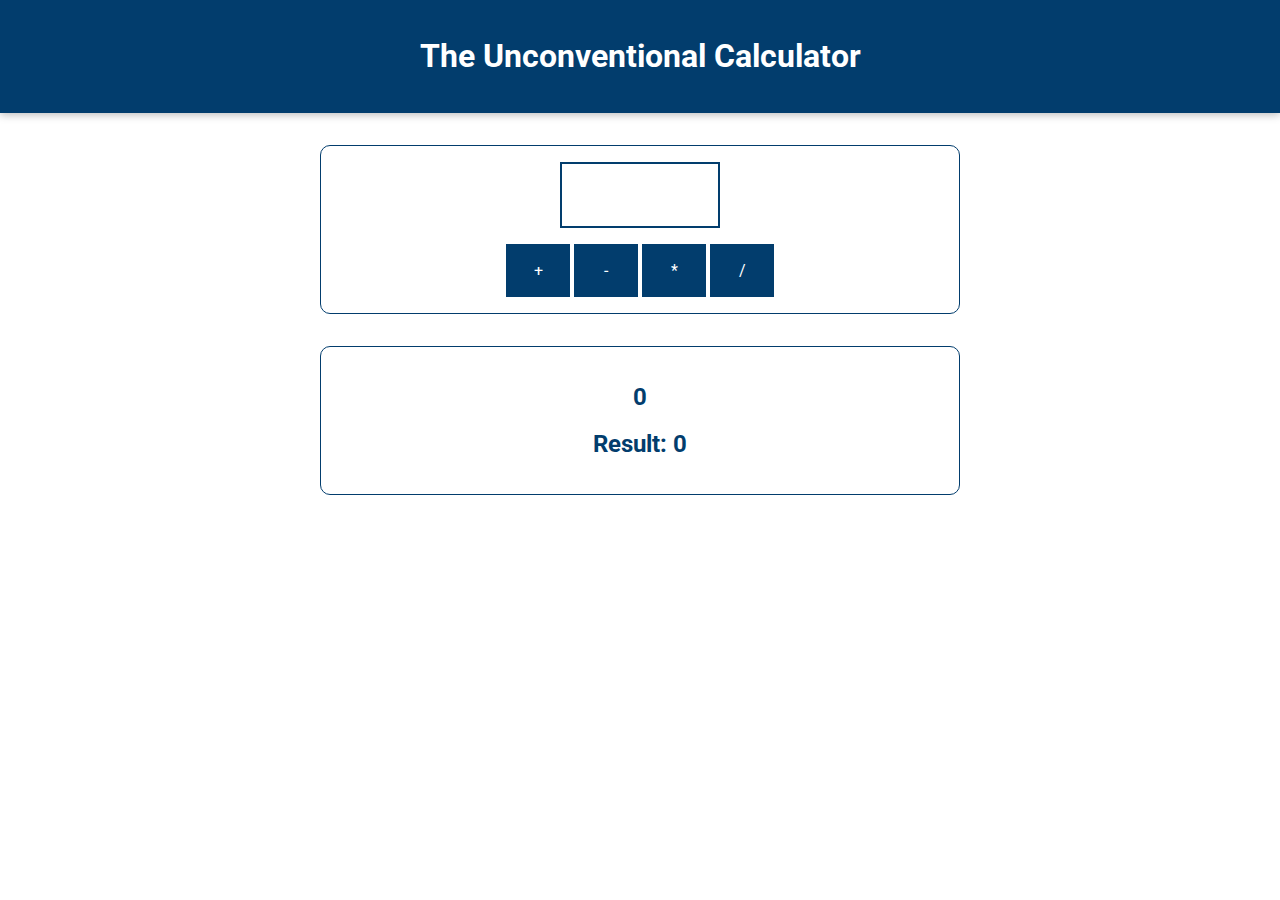
<file: w01/index.html>
<!DOCTYPE html>
<html lang="en">
  <head>
    <meta charset="UTF-8" />
    <meta name="viewport" content="width=device-width, initial-scale=1.0" />
    <meta http-equiv="X-UA-Compatible" content="ie=edge" />
    <title>Basics</title>
    <link
      href="https://fonts.googleapis.com/css?family=Roboto:400,700&display=swap"
      rel="stylesheet"
    />
    <link rel="stylesheet" href="./css/app.css" />
    <script src="./js/app.js" defer></script>
  </head>
  <body>
    <header>
      <h1>The Unconventional Calculator</h1>
    </header>

    <section id="calculator">
      <input type="number" id="input-number" />
      <div id="calc-actions">
        <button type="button" id="btn-add" >+</button>
        <button type="button" id="btn-subtract">-</button>
        <button type="button" id="btn-multiply">*</button>
        <button type="button" id="btn-divide">/</button>
      </div>
    </section>
    <section id="results">
      <h2 id="current-calculation">0</h2>
      <h2>Result: <span id="current-result">0</span></h2>
    </section>
  </body>
</html>
</file>
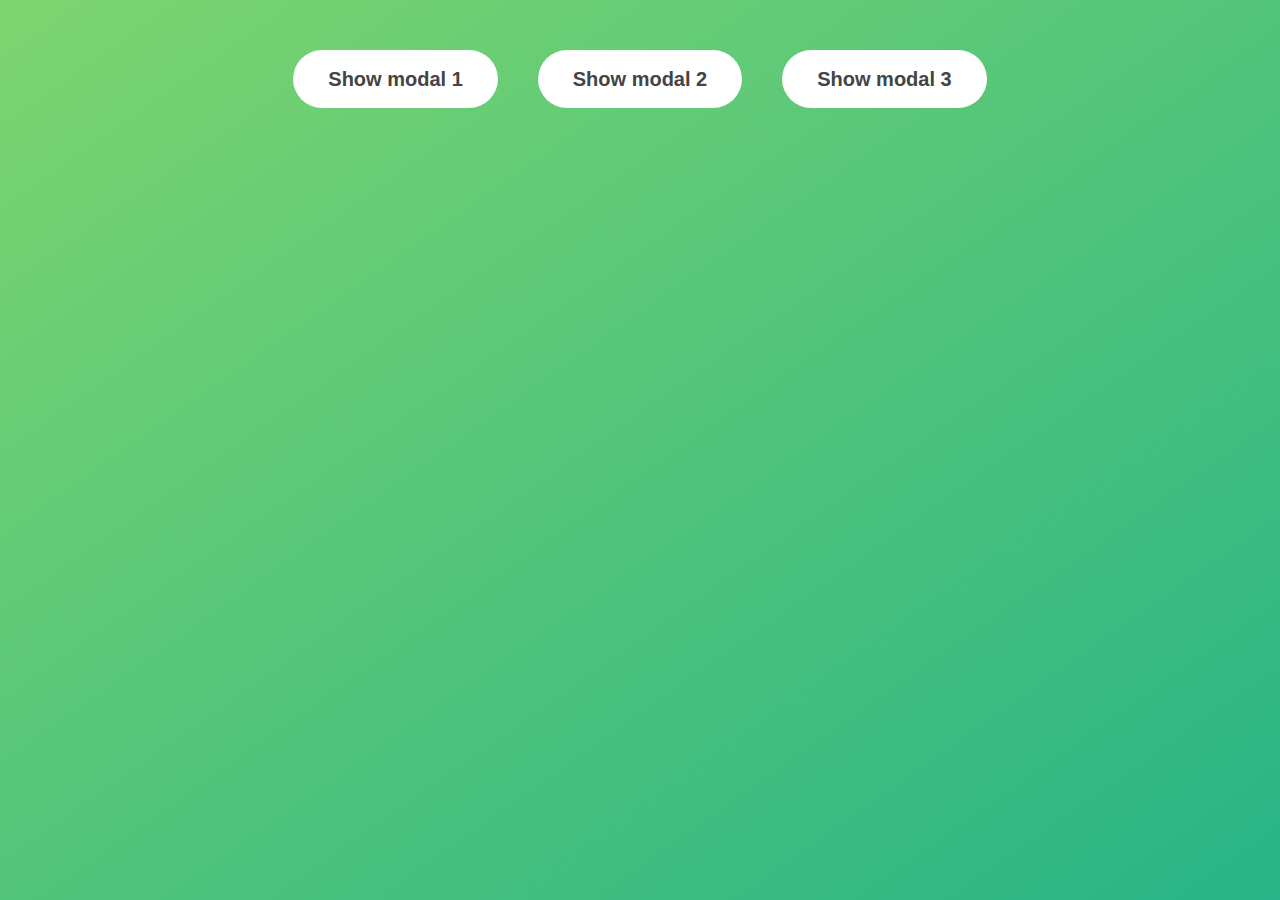
<file: w05-modal-starter/index.html>
<!DOCTYPE html>
<html lang="en">
  <head>
    <meta charset="UTF-8" />
    <meta name="viewport" content="width=device-width, initial-scale=1.0" />
    <meta http-equiv="X-UA-Compatible" content="ie=edge" />
    <link rel="stylesheet" href="style_93.css" />
    <title>Modal window</title>
  </head>
  <body>
    <button class="show-modal">Show modal 1</button>
    <button class="show-modal">Show modal 2</button>
    <button class="show-modal">Show modal 3</button>

    <div class="modal modal-1 hidden">
      <button class="close-modal">&times;</button>
      <h1>I'm a modal 1's window 😍</h1>
      <p>
        Lorem ipsum dolor sit amet, consectetur adipisicing elit, sed do eiusmod
        tempor incididunt ut labore et dolore magna aliqua. Ut enim ad minim
        veniam, quis nostrud exercitation ullamco laboris nisi ut aliquip ex ea
        commodo consequat. Duis aute irure dolor in reprehenderit in voluptate
        velit esse cillum dolore eu fugiat nulla pariatur. Excepteur sint
        occaecat cupidatat non proident, sunt in culpa qui officia deserunt
        mollit anim id est laborum.
      </p>
    </div>
    <div class="modal modal-2 hidden">
      <button class="close-modal">&times;</button>
      <h1>I'm a modal 2's window 😍</h1>
      <p>
        Lorem ipsum dolor sit amet, consectetur adipisicing elit, sed do eiusmod
        tempor incididunt ut labore et dolore magna aliqua. Ut enim ad minim
        veniam, quis nostrud exercitation ullamco laboris nisi ut aliquip ex ea
        commodo consequat. Duis aute irure dolor in reprehenderit in voluptate
        velit esse cillum dolore eu fugiat nulla pariatur. Excepteur sint
        occaecat cupidatat non proident, sunt in culpa qui officia deserunt
        mollit anim id est laborum.
      </p>
    </div>
    <div class="modal modal-3 hidden">
      <button class="close-modal">&times;</button>
      <h1>I'm a modal 3's window 😍</h1>
      <p>
        Lorem ipsum dolor sit amet, consectetur adipisicing elit, sed do eiusmod
        tempor incididunt ut labore et dolore magna aliqua. Ut enim ad minim
        veniam, quis nostrud exercitation ullamco laboris nisi ut aliquip ex ea
        commodo consequat. Duis aute irure dolor in reprehenderit in voluptate
        velit esse cillum dolore eu fugiat nulla pariatur. Excepteur sint
        occaecat cupidatat non proident, sunt in culpa qui officia deserunt
        mollit anim id est laborum.
      </p>
    </div>
    <div class="overlay hidden"></div>

    <script src="script_93.js"></script>
  </body>
</html>
</file>
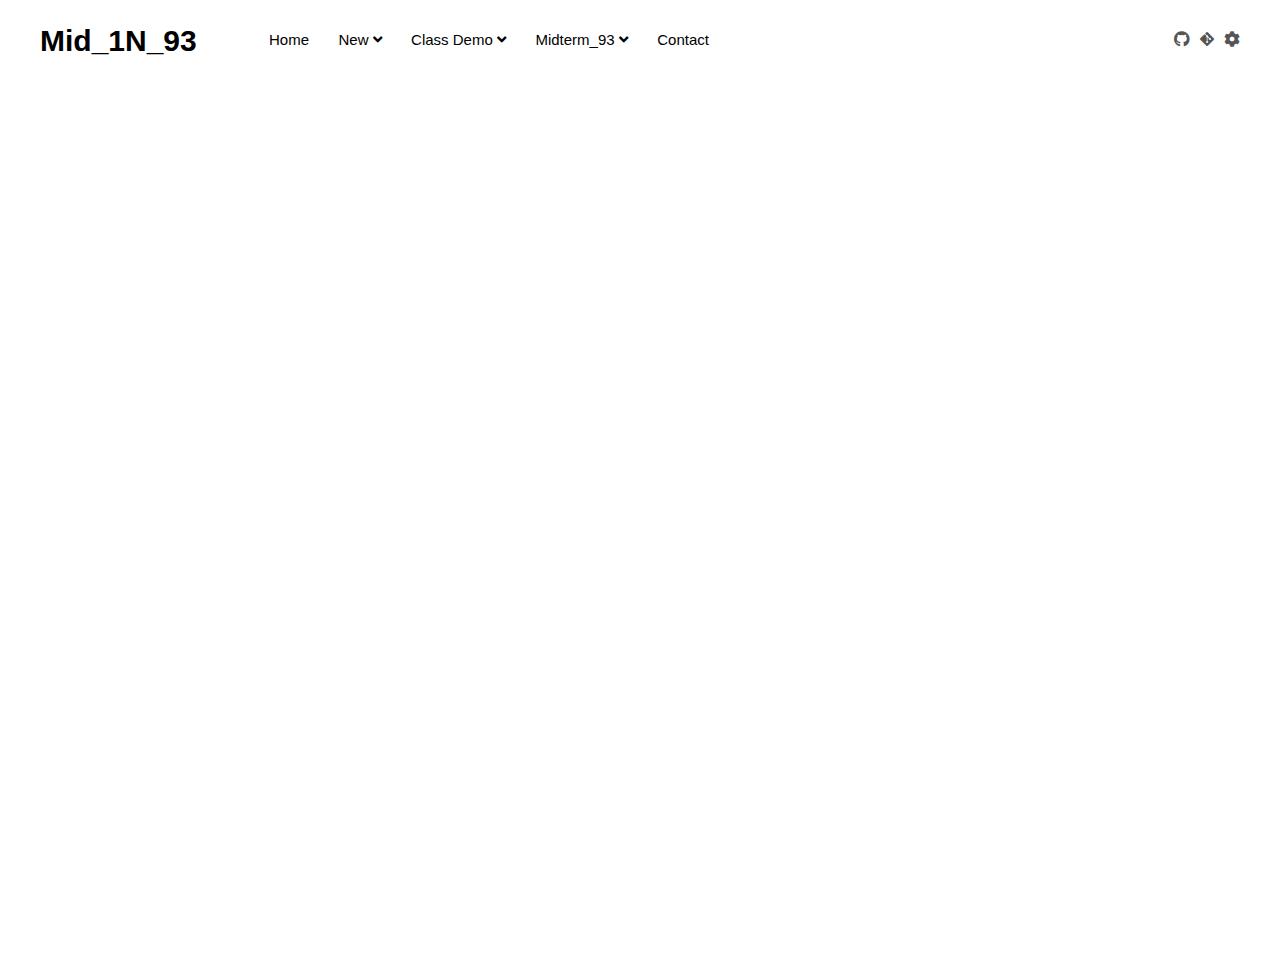
<file: demo/w11-midterm_93/index.html>
<!DOCTYPE html>
<html>
  <head>
    <title>Mega Menu</title>
    <meta name="viewport" content="width=device-width, initial-scale=1" />
    <link rel="stylesheet" type="text/css" href="./css/font-awesome.css" />
    <link rel="stylesheet" type="text/css" href="./css/style_93.css" />
  </head>
  <body>
    <!-- header start -->
    <header class="header">
      <div class="container">
        <div class="row v-center">
          <div class="header-item item-left">
            <div class="logo">
              <a href="#">Mid_1N_93</a>
            </div>
          </div>
          <!-- menu start here -->
          <div class="header-item item-center">
            <div class="menu-overlay"></div>
            <nav class="menu">
              <div class="mobile-menu-head">
                <div class="go-back"><i class="fa fa-angle-left"></i></div>
                <div class="current-menu-title"></div>
                <div class="mobile-menu-close">&times;</div>
              </div>
              <ul class="menu-main">
                <li>
                  <a href="#">Home</a>
                </li>
                <li class="menu-item-has-children">
                  <a href="#">New <i class="fa fa-angle-down"></i></a>
                  <div class="sub-menu mega-menu mega-menu-column-4">
                    <div class="list-item text-center">
                      <a href="#">
                        <img src="./img/p1.jpg" alt="new Product" />
                        <h4 class="title">Product 1</h4>
                      </a>
                    </div>
                    <div class="list-item text-center">
                      <a href="#">
                        <img src="./img/p2.jpg" alt="new Product" />
                        <h4 class="title">Product 2</h4>
                      </a>
                    </div>
                    <div class="list-item text-center">
                      <a href="#">
                        <img src="./img/p3.jpg" alt="new Product" />
                        <h4 class="title">Product 3</h4>
                      </a>
                    </div>
                    <div class="list-item text-center">
                      <a href="#">
                        <img src="./img/p4.jpg" alt="new Product" />
                        <h4 class="title">Product 4</h4>
                      </a>
                    </div>
                  </div>
                </li>
                <li class="menu-item-has-children">
                  <a href="#">Class Demo <i class="fa fa-angle-down"></i></a>
                  <div class="sub-menu mega-menu mega-menu-column-4">
                    <div class="list-item">
                      <h4 class="title">Week 1~6</h4>
                      <ul>
                        <li>
                          <a href="#" onclick="showClassDemo('w1')"
                            >Calculator</a
                          >
                          <a href="#" onclick="showClassDemo('w1-md')">
                            (w1-md)
                          </a>
                        </li>
                        <li>
                          <a href="#" onclick="showClassDemo('w2')"
                            >TicTacToe</a
                          >
                          <a href="#" onclick="showClassDemo('w2-md')">
                            (w2-md)
                          </a>
                        </li>
                        <li>
                          <a href="#" onclick="showClassDemo('w3')">Review </a>
                          <a href="#" onclick="showClassDemo('w3-md')">
                            (w3-md)</a
                          >
                        </li>
                        <li>
                          <a href="#" onclick="showClassDemo('w4')">Menu-1 </a>
                          <a href="#" onclick="showClassDemo('w4-md')"
                            >(w4-md)</a
                          >
                        </li>
                        <li>
                          <a href="#" onclick="showClassDemo('w5-menu')"
                            >Menu-2
                          </a>
                          <a href="#" onclick="showClassDemo('w5-md')"
                            >(w5-md)</a
                          >
                        </li>
                        <li>
                          <a href="#" onclick="showClassDemo('w5-modal')"
                            >Modal
                          </a>
                          <a href="#" onclick="showClassDemo('w5-md')"
                            >(w5-md)</a
                          >
                        </li>
                        <li>
                          <a href="#" onclick="showClassDemo('w6-p3')"
                            >Temp. Convert
                          </a>
                          <a href="#" onclick="showClassDemo('w6-md')"
                            >(w6-md)</a
                          >
                        </li>
                      </ul>
                    </div>
                    <div class="list-item">
                      <h4 class="title">Midprep Exam</h4>
                      <ul>
                        <li>
                          <a href="#" onclick="showClassDemo('w9-p1')"
                            >P1 - BMI (console)
                          </a>
                          <a href="#" onclick="showClassDemo('w9-md')"
                            >(w9-md)</a
                          >
                        </li>
                        <li>
                          <a href="#" onclick="showClassDemo('w9-p2')"
                            >P2 - Counter</a
                          >
                          <a href="#" onclick="showClassDemo('w9-md')"
                            >(w9-md)</a
                          >
                        </li>
                        <li>
                          <a href="#" onclick="showClassDemo('w9-p3')"
                            >P3 - Tours</a
                          >
                          <a href="#" onclick="showClassDemo('w9-md')"
                            >(w9-md)</a
                          >
                        </li>
                      </ul>
                      <h4 class="title">Midterm Exam (w10)</h4>
                      <ul>
                        <li><a href="#">P1</a></li>
                        <li><a href="#">P2</a></li>
                        <li><a href="#">P3</a></li>
                        <li><a href="#">P4</a></li>
                      </ul>
                    </div>
                    <div class="list-item">
                      <h4 class="title">Week 11~17</h4>
                      <ul>
                        <li><a href="#">(w11)</a></li>
                        <li><a href="#">(w12)</a></li>
                        <li><a href="#">(w13)</a></li>
                        <li><a href="#">(w14)</a></li>
                        <li><a href="#">(w15)</a></li>
                        <li><a href="#">(w16)</a></li>
                        <li><a href="#">(w17)</a></li>
                      </ul>
                    </div>
                    <div class="list-item">
                      <!-- <img src="img/shop1.jpg" alt="shop" /> -->
                      <img src="./img/tku.jfif" alt="" />
                    </div>
                  </div>
                </li>
                <li class="menu-item-has-children">
                  <a href="#">Midterm_93 <i class="fas fa-angle-down"></i></a>
                  <div class="sub-menu single-column-menu">
                    <ul>
                      <li><a href="#" onclick="showClassDemo('mid-p1-93')">Mid-p1-93</a></li>
                      <li><a href="#" onclick="showClassDemo('mid-p2-93')">Mid-p2-93</a></li>
                      <li><a href="#" onclick="showClassDemo('mid-p3-93')">Mid-p3-93</a></li>
                    </ul>
                  </div>
                </li>
                <li>
                  <a href="#">Contact</a>
                </li>
              </ul>
            </nav>
          </div>
          <!-- menu end here -->
          <div class="header-item item-right">
            <a
              href="https://github.com/htchung/1112-1N-js-demo-id"
              target="_blank"
              ><i class="fab fa-github"></i
            ></a>
            <a
              href="https://github.com/htchung/1112-1N-js-demo-id/commits/main"
              target="_blank"
              ><i class="fab fa-git-alt"></i
            ></a>
            <a href="#"><i class="fas fa-cog"></i></a>
            <!-- mobile menu trigger -->
            <div class="mobile-menu-trigger">
              <span></span>
            </div>
          </div>
        </div>
      </div>
    </header>
    <!-- header end -->

    <!-- banner start -->
    <section class="banner-section"></section>
    <!-- banner end -->

    <script src="js/script_93.js"></script>
    <script src="./js/classdemo_93.js"></script>
  </body>
</html>
</file>
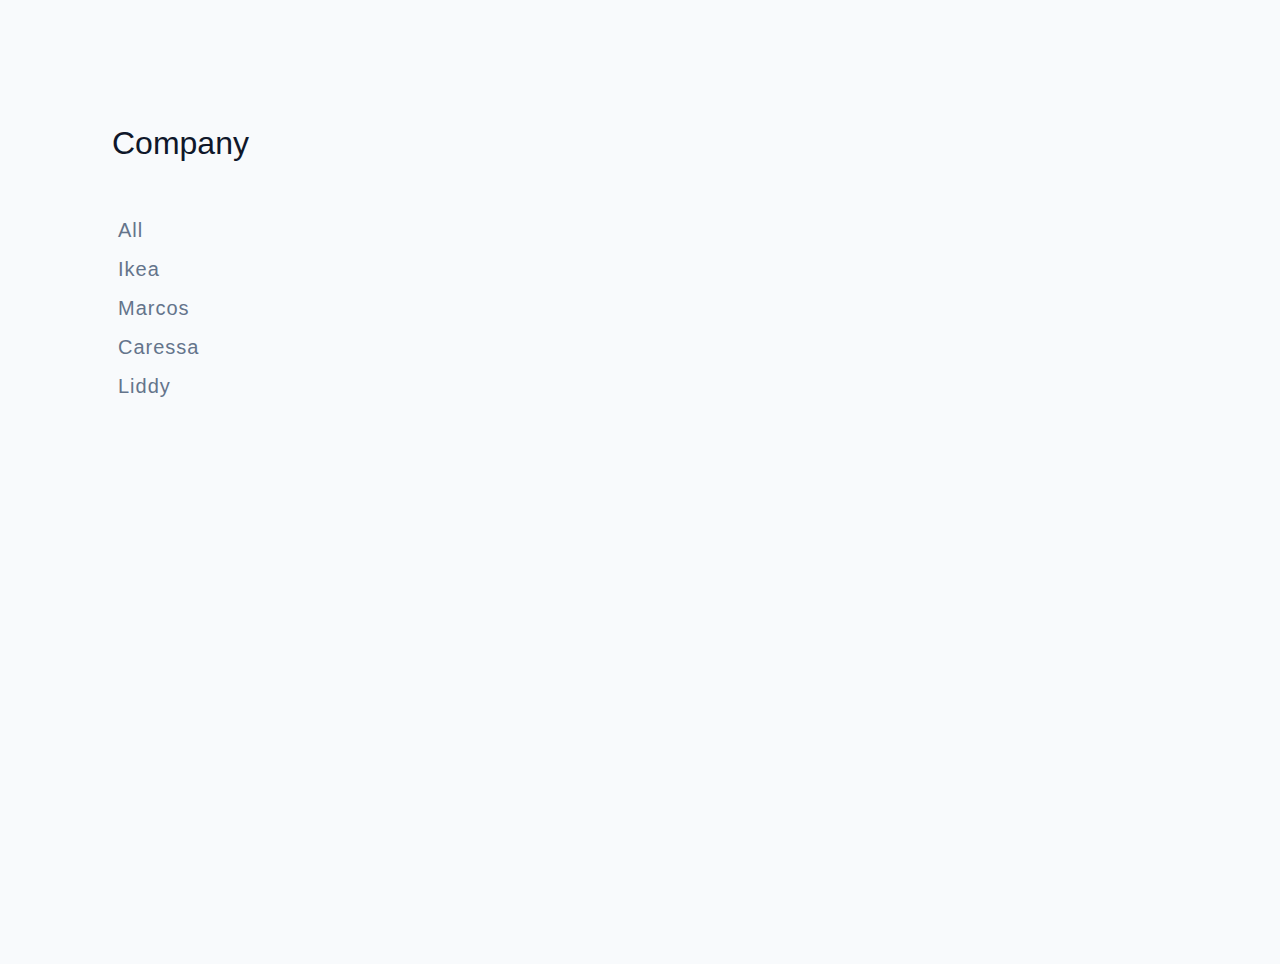
<file: demo/w14-products_api/index.html>
<!DOCTYPE html>
<html lang="en">
  <head>
    <meta charset="UTF-8" />
    <meta http-equiv="X-UA-Compatible" content="IE=edge" />
    <meta name="viewport" content="width=device-width, initial-scale=1.0" />
    <title>P1</title>
    <link rel="stylesheet" href="./css/p4_93.css" />
  </head>
  <body>
    <section class="main-section">
      <div class="filter-left">
        <div class="left-content">
            <!-- categories -->
            <h4>Company</h4>
            <article class="companies">
              <button class="company-btn">all</button>
              <button class="company-btn">ikea</button>
              <button class="company-btn">marcos</button>
              <button class="company-btn">caressa</button>
              <button class="company-btn">liddy</button>
            </article>
          </div>
        </div>
      </div>
      <div class="products-right">
        <div class="products-container">
          
        </div>
      </div>
      </div>
    </section>
    <script src="./js/app_93.js"></script>
  </body>
</html>
</file>
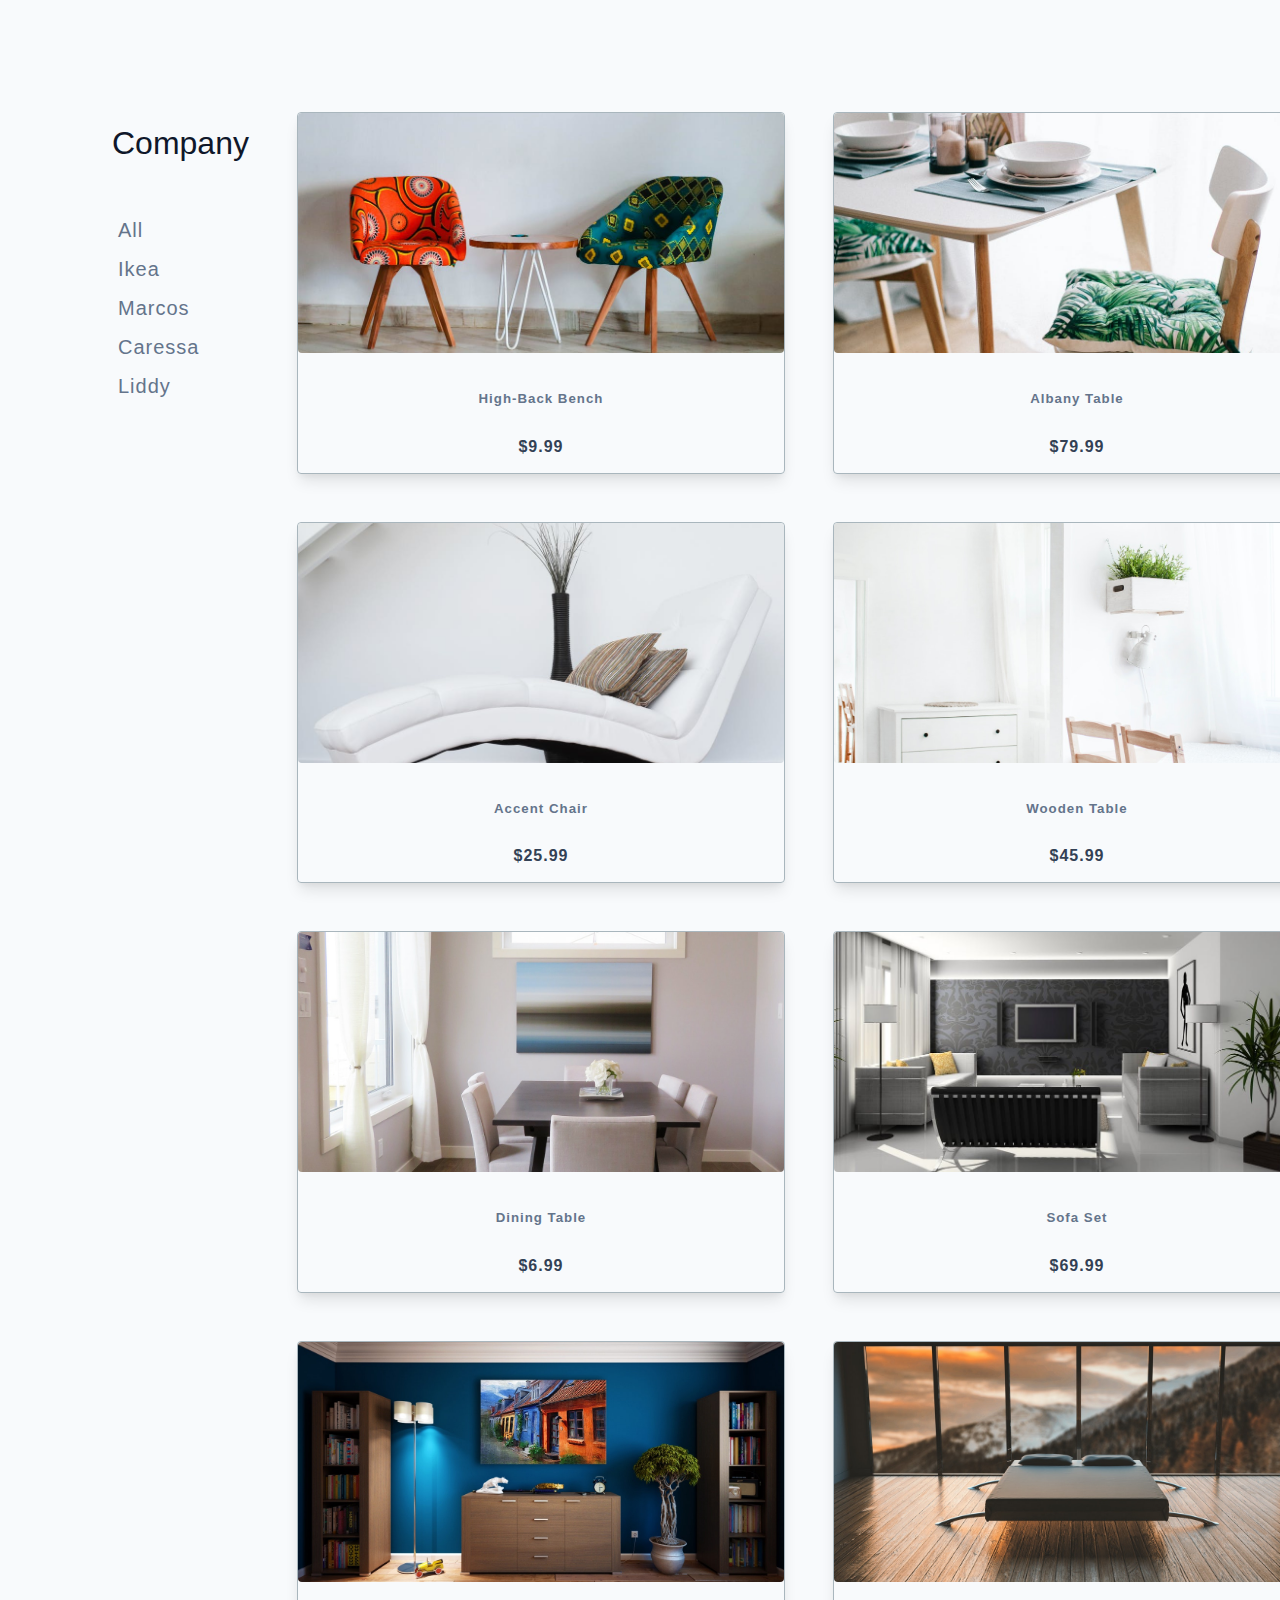
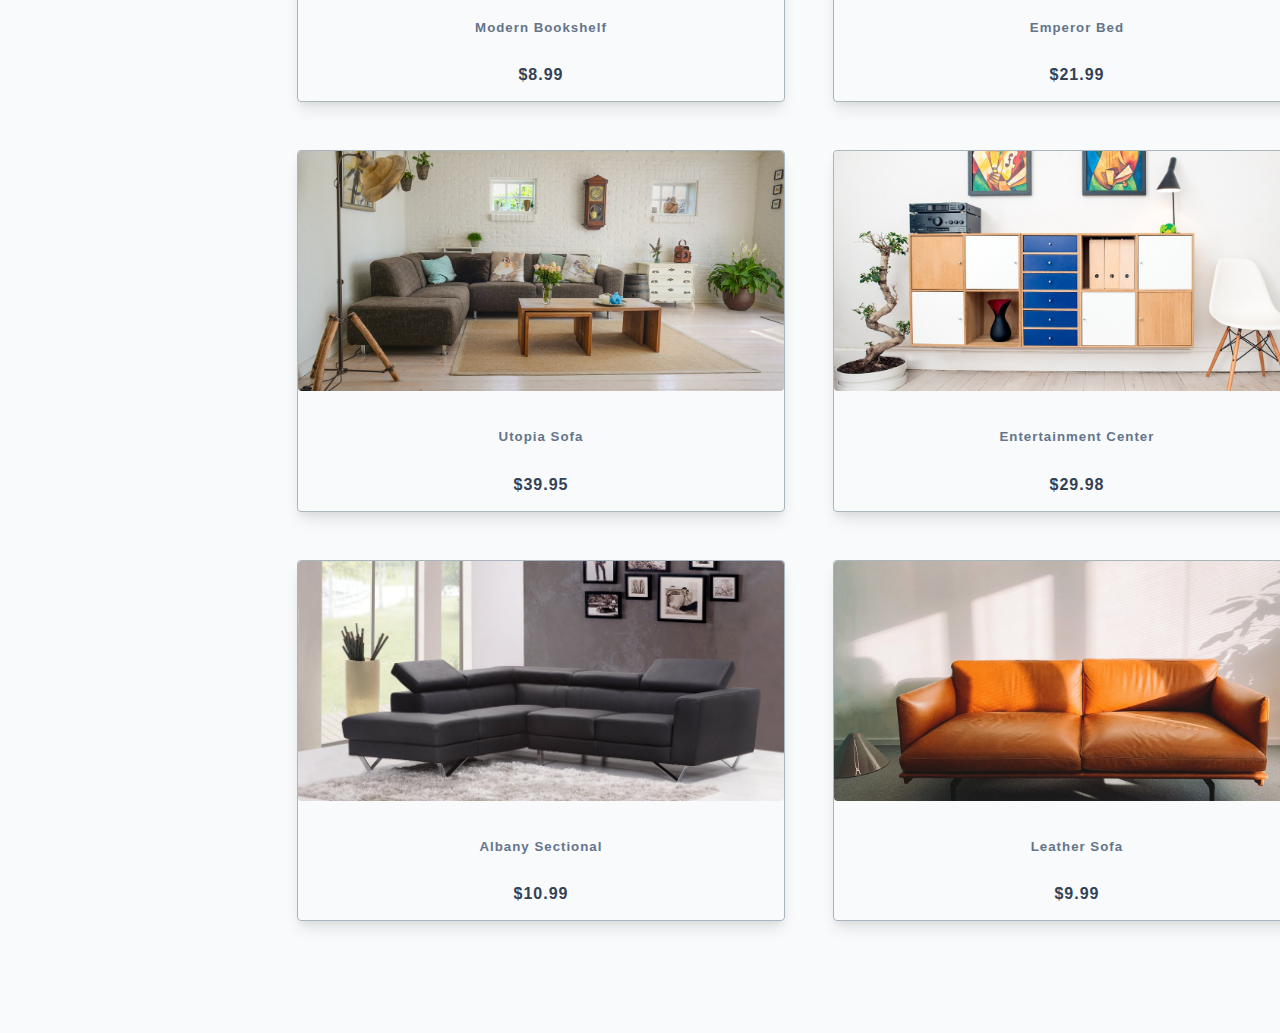
<file: demo/w15-store-product/index.html>
<!DOCTYPE html>
<html lang="en">
  <head>
    <meta charset="UTF-8" />
    <meta http-equiv="X-UA-Compatible" content="IE=edge" />
    <meta name="viewport" content="width=device-width, initial-scale=1.0" />
    <title>P1</title>
    <link rel="stylesheet" href="./css/p4_93.css" />
  </head>
  <body>
    <section class="main-section">
      <div class="filter-left">
        <div class="left-content">
            <!-- categories -->
            <h4>Company</h4>
            <article class="companies">
              <button class="company-btn" data-id="all">all</button>
              <button class="company-btn" data-id="ikea">ikea</button>
              <button class="company-btn" data-id="marcos">marcos</button>
              <button class="company-btn" data-id="caressa">caressa</button>
              <button class="company-btn" data-id="liddy">liddy</button>
            </article>
          </div>
        </div>
      </div>
      <div class="products-right">
        <div class="products-container">
          
        </div>
      </div>
      </div>
    </section>
    <script src="./js/app_local.js"></script>
  </body>
</html>
</file>
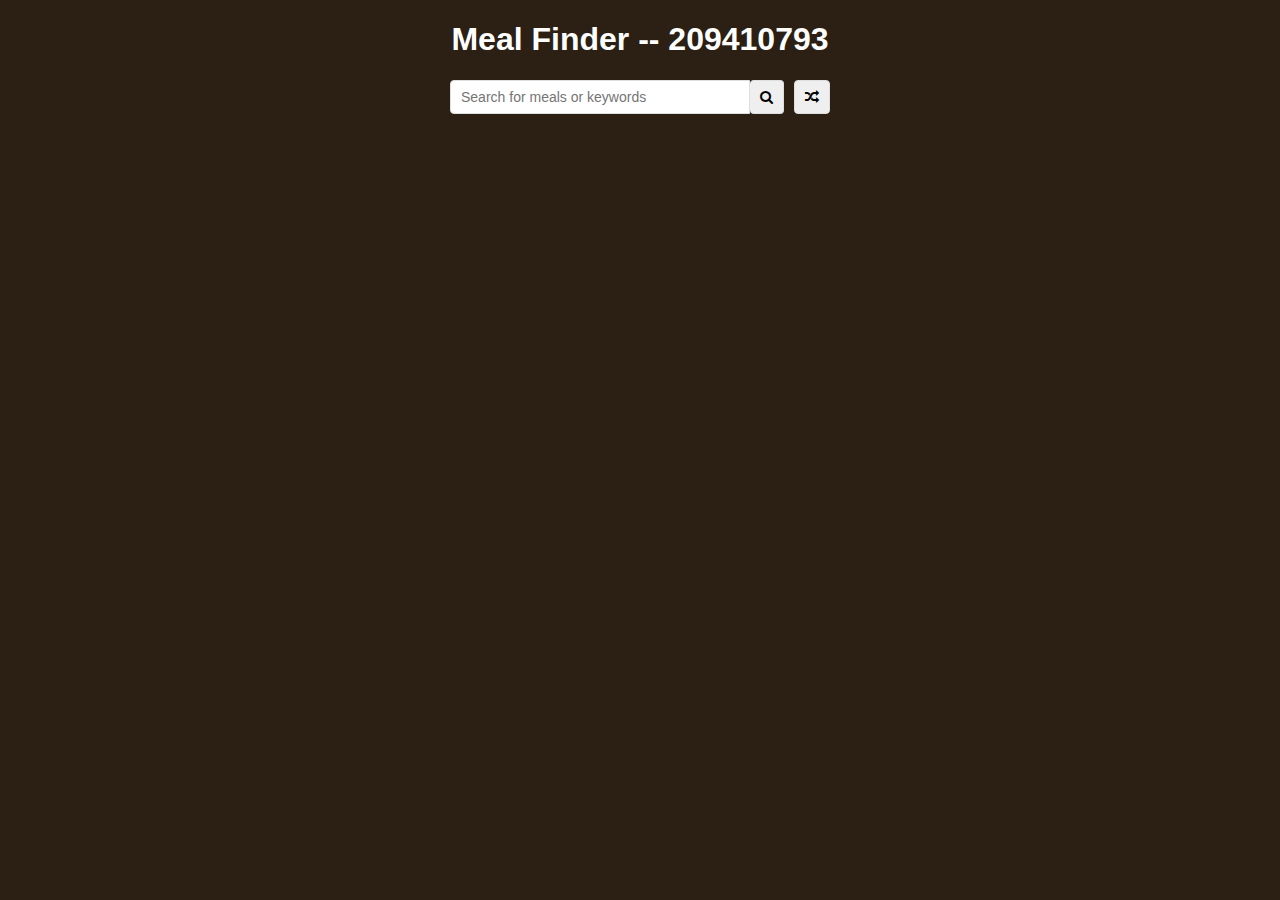
<file: demo/w16-meal-finder/index.html>
<!DOCTYPE html>
<html lang="en">
<head>
    <meta charset="UTF-8">
    <meta http-equiv="X-UA-Compatible" content="IE=edge">
    <meta name="viewport" content="width=device-width, initial-scale=1.0">
    <title>Meal Finder</title>
    <link rel="stylesheet" href="https://cdnjs.cloudflare.com/ajax/libs/font-awesome/4.7.0/css/font-awesome.css" integrity="sha512-5A8nwdMOWrSz20fDsjczgUidUBR8liPYU+WymTZP1lmY9G6Oc7HlZv156XqnsgNUzTyMefFTcsFH/tnJE/+xBg==" crossorigin="anonymous" referrerpolicy="no-referrer"/>
    <link rel="stylesheet" href="style_93.css">
</head>
<body>
    <div class="container">
        <h1>Meal Finder  -- 209410793</h1>
        <div class="flex">
            <form  class="flex" id="submit">
                <input type="text" id="search" placeholder="Search for meals or keywords"/>
                <button class="search-btn" type="submit">
                    <i class="fa fa-search"></i>
                </button>
            </form>
            <button class="random-btn" id="random">
                <i class="fa fa-random"></i>
            </button>
        </div>
        <div id="result-heading"></div>
        <div class="meals" id="meals"></div>
        <div id="single-meal"></div>
    </div>

    <script src="./style_93.js"></script>
</body>
</html>
</file>
<file: w01/css/app.css>
* {
  box-sizing: border-box;
}

html {
  font-family: 'Roboto', open-sans;
}

body {
  margin: 0;
}

header {
  background: #023d6d;
  color: white;
  padding: 1rem;
  text-align: center;
  box-shadow: 0 2px 8px rgba(0, 0, 0, 0.26);
  width: 100%;
}

#results,
#calculator {
  margin: 2rem auto;
  width: 40rem;
  max-width: 90%;
  border: 1px solid #023d6d;
  border-radius: 10px;
  padding: 1rem;
  color: #023d6d;
}

#results {
  text-align: center;
}

#calculator input {
  font: inherit;
  font-size: 3rem;
  border: 2px solid #023d6d;
  width: 10rem;
  padding: 0.15rem;
  margin: auto;
  display: block;
  color: #023d6d;
  text-align: center;
}

#calculator input:focus {
  outline: none;
}

#calculator button {
  font: inherit;
  background: #023d6d;
  color: white;
  border: 1px solid #023d6d;
  padding: 1rem;
  cursor: pointer;
}

#calculator button:focus {
  outline: none;
}

#calculator button:hover,
#calculator button:active {
  background: #084f88;
  border-color: #084f88;
}

#calc-actions button {
  width: 4rem;
}

#calc-actions {
  margin-top: 1rem;
  text-align: center;
}
</file>
<file: w05-modal-starter/style_93.css>
* {
  margin: 0;
  padding: 0;
  box-sizing: inherit;
}

html {
  font-size: 62.5%;
  box-sizing: border-box;
}

body {
  font-family: sans-serif;
  color: #333;
  line-height: 1.5;
  height: 100vh;
  position: relative;
  display: flex;
  align-items: flex-start;
  justify-content: center;
  background: linear-gradient(to top left, #28b487, #7dd56f);
}

.show-modal {
  font-size: 2rem;
  font-weight: 600;
  padding: 1.75rem 3.5rem;
  margin: 5rem 2rem;
  border: none;
  background-color: #fff;
  color: #444;
  border-radius: 10rem;
  cursor: pointer;
}

.close-modal {
  position: absolute;
  top: 1.2rem;
  right: 2rem;
  font-size: 5rem;
  color: #333;
  cursor: pointer;
  border: none;
  background: none;
}

h1 {
  font-size: 2.5rem;
  margin-bottom: 2rem;
}

p {
  font-size: 1.8rem;
}

/* -------------------------- */
/* CLASSES TO MAKE MODAL WORK */
.hidden {
  display: none;
}

.modal {
  position: absolute;
  top: 50%;
  left: 50%;
  transform: translate(-50%, -50%);
  width: 70%;

  background-color: white;
  padding: 6rem;
  border-radius: 5px;
  box-shadow: 0 3rem 5rem rgba(0, 0, 0, 0.3);
  z-index: 10;
}

.overlay {
  position: absolute;
  top: 0;
  left: 0;
  width: 100%;
  height: 100%;
  background-color: rgba(0, 0, 0, 0.6);
  backdrop-filter: blur(3px);
  z-index: 5;
}
</file>
<file: demo/w11-midterm_93/css/style_93.css>
/* @import url('https://fonts.googleapis.com/css2?family=Poppins:wght@400;500;600;700&display=swap'); */

body{
	line-height: 1.5;
	font-family: sans-serif;
	font-weight: 400;
	overflow-x: hidden;
}
*{
	margin:0;
	box-sizing: border-box;
}
:before,:after{
	box-sizing: border-box;
}
.container{
	max-width: 1200px;
	margin:auto;
}
.row{
	display: flex;
	flex-wrap: wrap;
}
.v-center{
	align-items: center;
}
ul{
	list-style: none;
	margin:0;
	padding:0;
}
a{
	text-decoration: none;
}
/* header */
.header{
	display: block;
	width: 100%;
	position: relative;
	z-index: 99;
	padding:15px;
}
.header .item-left{
	flex:0 0 17%;
}
.header .logo a{
	font-size: 30px;
	color:#000000;
	font-weight: 700;
	text-decoration: none;
}
.header .item-center{
	flex:0 0 66%;
}
.header .item-right{
	flex:0 0 17%;
	display: flex;
	justify-content: flex-end;
}
.header .item-right a{ 
     text-decoration: none;
     font-size: 16px;
     color:#555555;
     display: inline-block;
     margin-left: 10px;
     transition: color 0.3s ease;
}
.header .menu > ul > li{
	display: inline-block;
	line-height: 50px;
	margin-left: 25px;
}
.header .menu > ul > li > a{
	font-size: 15px;
	font-weight: 500;
	color:#000000;
	position: relative;
	text-transform: capitalize;
	transition: color 0.3s ease;
}
.header .menu > ul > li .sub-menu{
	position: absolute;
	z-index: 500;
	background-color:#ffffff;
	box-shadow: -2px 2px 70px -25px rgba(0,0,0,0.3); 
	padding: 20px 30px;
	transition: all 0.5s ease;
	margin-top:25px;
	opacity:0;
	visibility: hidden;
}
@media(min-width: 992px){
.header .menu > ul > li.menu-item-has-children:hover .sub-menu{
	margin-top: 0;
	visibility: visible;
	opacity: 1;
}
}
.header .menu > ul > li .sub-menu > ul > li{
	line-height: 1;
}
.header .menu > ul > li .sub-menu > ul > li > a{
	display: inline-block;
	padding: 10px 0;
	font-size: 15px;
	color: #555555;
	transition: color 0.3s ease;
	text-decoration: none;
	text-transform: capitalize;
}
.header .menu > ul > li .single-column-menu{
	min-width: 280px;
	max-width: 350px;
}
.header .menu > ul > li .sub-menu.mega-menu > .list-item > ul > li{
   line-height: 1;
   display: block; 
}
.header .menu > ul > li .sub-menu.mega-menu > .list-item > ul > li > a {
	padding:10px 0;
	display: inline-block;
	font-size: 15px;
	color:#555555;
	transition: color 0.3s ease;
}
.header .menu > ul > li .sub-menu.mega-menu{ 
    left: 50%;
    transform: translateX(-50%);	
}

.header .menu > ul > li .sub-menu.mega-menu-column-4{
  max-width: 1100px;
  width: 100%; 	
  display: flex;
  flex-wrap: wrap;
  padding:20px 15px;
}
.header .menu > ul > li .sub-menu.mega-menu-column-4 > .list-item{
  flex:0 0 25%;
  padding:0 15px;
}
.header .menu > ul > li .sub-menu.mega-menu-column-4 > .list-item .title{
	font-size: 16px;
	color:#ea4636;
	font-weight: 500;
	line-height: 1;
	padding:10px 0;
}
.header .menu > ul > li .sub-menu.mega-menu-column-4 > .list-item.text-center .title{
	text-align: center;
}
.header .menu > ul > li .sub-menu.mega-menu-column-4 > .list-item img{
	max-width: 100%;
	width: 100%;
	vertical-align: middle;
	margin-top: 10px;
}
.header .menu > ul > li .sub-menu.mega-menu > .list-item > ul > li > a:hover,
.header .menu > ul > li .sub-menu > ul > li > a:hover,
.header .item-right a:hover,
.header .menu > ul > li:hover > a{
	color:#ea4636;
}
/* banner section */
.banner-section{
  /* background-image: url('../img/banner.jpg');
  background-size: cover;
  background-position: center; */
  height: 100vh;
  width: 100%;
  display: block;
}
.mobile-menu-head,
.mobile-menu-trigger{
	display: none;
}

/*responsive*/
@media(max-width: 991px){

	.header .item-center{
		order:3;
		flex:0 0 100%;
	}
	.header .item-left,
	.header .item-right{
		flex:0 0 auto;
	}
	.v-center{
		justify-content: space-between;
	}
	.header .mobile-menu-trigger{
		display: flex;
		height: 30px;
		width: 30px;
		margin-left: 15px;
		cursor: pointer;
		align-items: center;
		justify-content: center;
	}
	.header .mobile-menu-trigger span{
		display: block;
		height: 2px;
		background-color: #333333;
		width: 24px;
		position: relative;
	}
	.header .mobile-menu-trigger span:before,
	.header .mobile-menu-trigger span:after{
		content: '';
		position: absolute;
		left:0;
		width: 100%;
		height: 100%;
		background-color: #333333;
	}
	.header .mobile-menu-trigger span:before{
		top:-6px;
	}
	.header .mobile-menu-trigger span:after{
		top:6px;
	}
	.header .item-right{
		align-items: center;
	}

	.header .menu{
		position: fixed;
		width: 320px;
		background-color:#ffffff;
		left:0;
		top:0;
		height: 100%;
		overflow: hidden;
		transform: translate(-100%);
		transition: all 0.5s ease;
		z-index: 1099;
	}
	.header .menu.active{
	   transform: translate(0%);	
	}
	.header .menu > ul > li{
		line-height: 1;
		margin:0;
		display: block;
	}
	.header .menu > ul > li > a{
		line-height: 50px;
		height: 50px;
		padding:0 50px 0 15px;
		display: block;
		border-bottom: 1px solid rgba(0,0,0,0.1);
	}
	.header .menu > ul > li > a i{
		position: absolute;
		height: 50px;
		width: 50px;
		top:0;
		right: 0;
		text-align: center;
		line-height: 50px;
		transform: rotate(-90deg);
	}
	.header .menu .mobile-menu-head{
		display: flex;
		height: 50px;
		border-bottom: 1px solid rgba(0,0,0,0.1);
		justify-content: space-between;
		align-items: center;
		position: relative;
		z-index: 501;
		position: sticky;
		background-color: #ffffff;
		top:0;
	}
	.header .menu .mobile-menu-head .go-back{
		height: 50px;
		width: 50px;
		border-right: 1px solid rgba(0,0,0,0.1);
		cursor: pointer;
		line-height: 50px;
		text-align: center;
		color:#000000;
		font-size: 16px;
		display: none;
	}
	.header .menu .mobile-menu-head.active .go-back{
		display: block;
	}
	.header .menu .mobile-menu-head .current-menu-title{
		font-size: 15px;
		font-weight: 500;
		color:#000000;
	}
	.header .menu .mobile-menu-head .mobile-menu-close{
	    height: 50px;
		width: 50px;
		border-left: 1px solid rgba(0,0,0,0.1);
		cursor: pointer;
		line-height: 50px;
		text-align: center;
		color:#000000;	
		font-size: 25px;
	}
	.header .menu .menu-main{
		height: 100%;
		overflow-x: hidden;
		overflow-y: auto;
	}
	.header .menu > ul > li .sub-menu.mega-menu,
	.header .menu > ul > li .sub-menu{
		visibility: visible;
		opacity: 1;
		position: absolute;
		box-shadow: none;
		margin:0;
		padding:15px;
		top:0;
		left:0;
		width: 100%;
		height: 100%;
		padding-top: 65px;
		max-width: none;
		min-width: auto;
		display: none;
		transform: translateX(0%);
		overflow-y: auto;
	}
.header .menu > ul > li .sub-menu.active{
	display: block;
}
@keyframes slideLeft{
	0%{
		opacity:0;
		transform: translateX(100%);
	}
	100%{
	    opacity:1;
		transform: translateX(0%);	
	}
}
@keyframes slideRight{
	0%{
		opacity:1;
		transform: translateX(0%);
	}
	100%{
	    opacity:0;
		transform: translateX(100%);	
	}
}
	.header .menu > ul > li .sub-menu.mega-menu-column-4 > .list-item img{
		margin-top:0;
	}
	.header .menu > ul > li .sub-menu.mega-menu-column-4 > .list-item.text-center .title{
		margin-bottom: 20px;
	}
	.header .menu > ul > li .sub-menu.mega-menu-column-4 > .list-item.text-center:last-child .title{
		margin-bottom:0px;
	}
	.header .menu > ul > li .sub-menu.mega-menu-column-4 > .list-item{
		flex: 0 0 100%;
        padding: 0px;
	}
	.header .menu > ul > li .sub-menu > ul > li > a,
	.header .menu > ul > li .sub-menu.mega-menu > .list-item > ul > li > a{
		display: block;
	}
	.header .menu > ul > li .sub-menu.mega-menu > .list-item > ul {
		margin-bottom: 15px;
	}
	.menu-overlay{
		position: fixed;
		background-color: rgba(0,0,0,0.5);
		left:0;
		top:0;
		width: 100%;
		height: 100%;
		z-index: 1098;
		visibility: hidden;
		opacity:0;
		transition: all 0.5s ease;
	}
	.menu-overlay.active{
	  visibility: visible;
	  opacity:1;	
	}
}
</file>
<file: demo/w14-products_api/css/p4_93.css>
*,
::after,
::before {
  box-sizing: border-box;
}

html {
  font-size: 100%;
} /*16px*/
:root {
  /* colors */
  --primary-100: #e2e0ff;
  --primary-200: #c1beff;
  --primary-300: #a29dff;
  --primary-400: #837dff;
  --primary-500: #645cff;
  --primary-600: #504acc;
  --primary-700: #3c3799;
  --primary-800: #282566;
  --primary-900: #141233;
  /* grey */
  --grey-50: #f8fafc;
  --grey-100: #f1f5f9;
  --grey-200: #e2e8f0;
  --grey-300: #cbd5e1;
  --grey-400: #94a3b8;
  --grey-500: #64748b;
  --grey-600: #475569;
  --grey-700: #334155;
  --grey-800: #1e293b;
  --grey-900: #0f172a;
  /* rest of the colors */
  --black: #222;
  --white: #fff;
  --red-light: #f8d7da;
  --red-dark: #842029;
  --green-light: #d1e7dd;
  --green-dark: #0f5132;
  /* fonts  */
  --small-text: 0.875rem;
  --extra-small-text: 0.7em;
  /* rest of the vars */
  --backgroundColor: var(--grey-50);
  --textColor: var(--grey-900);
  --borderRadius: 0.25rem;
  --letterSpacing: 1px;
  --transition: 0.3s ease-in-out all;
  --max-width: 1120px;
  --fixed-width: 600px;
  /* box shadow*/
  --shadow-1: 0 1px 3px 0 rgba(0, 0, 0, 0.1), 0 1px 2px 0 rgba(0, 0, 0, 0.06);
  --shadow-2: 0 4px 6px -1px rgba(0, 0, 0, 0.1),
    0 2px 4px -1px rgba(0, 0, 0, 0.06);
  --shadow-3: 0 10px 15px -3px rgba(0, 0, 0, 0.1),
    0 4px 6px -2px rgba(0, 0, 0, 0.05);
  --shadow-4: 0 20px 25px -5px rgba(0, 0, 0, 0.1),
    0 10px 10px -5px rgba(0, 0, 0, 0.04);
}

body {
  background: var(--backgroundColor);
  font-family: -apple-system, BlinkMacSystemFont, "Segoe UI", Roboto, Oxygen, Ubuntu, Cantarell, "Open Sans", "Helvetica Neue", sans-serif;
  font-weight: 400;
  line-height: 1.75;
  color: var(--textColor);
}

/*
===================
Product
===================
*/
.main-section {
  min-height: 100vh;
  width: 90vw;
  margin: 2rem auto;
  display: grid;
  grid-template-columns: 15fr 85fr;
}
.main-section .filter-left {
  height: 100%;
}
.main-section .filter-left .left-content {
  padding: 2.5rem 3rem;
}
.main-section .filter-left .left-content h4 {
  font-weight: 500;
  font-size: 2rem;
}
.main-section .filter-left .left-content .company-btn {
  display: block;
  margin: 0.25rem 0;
  padding: 0.25rem;
  background-color: transparent;
  border-color: transparent;
  font-size: 1.25rem;
  text-transform: capitalize;
  cursor: pointer;
  color: var(--grey-500);
  letter-spacing: var(--letterSpacing);
}
.main-section .filter-left .left-content .company-btn:hover {
  color: var(--grey-800);
}
.main-section .products-right {
  height: 100%;
}
.main-section .products-container {
  width: 80vw;
  display: grid;
  grid-template-columns: repeat(auto-fit, minmax(20rem, 1fr));
  justify-content: center;
  align-items: center;
  margin: 5rem auto;
  gap: 3rem;
}
.main-section .products-container .single-product {
  border: 1px solid #a9b6bd;
  border-radius: var(--borderRadius);
  box-shadow: var(--shadow-3);
}
.main-section .products-container .single-product footer {
  padding: 0.75rem 0;
  text-align: center;
}
.main-section .products-container .single-product footer .name {
  text-transform: capitalize;
  letter-spacing: var(--letterSpacing);
  color: var(--grey-500);
}
.main-section .products-container .single-product footer .price {
  color: var(--grey-700);
  font-weight: 700;
  font-size: 1rem;
  letter-spacing: var(--letterSpacing);
}
.main-section .products-container .single-product-img {
  display: block;
  width: 100%;
  height: 15rem;
  object-fit: cover;
  border-radius: var(--borderRadius);
}

/*# sourceMappingURL=p4_xx.css.map */
</file>
<file: demo/w15-store-product/css/p4_93.css>
*,
::after,
::before {
  box-sizing: border-box;
}

html {
  font-size: 100%;
} /*16px*/
:root {
  /* colors */
  --primary-100: #e2e0ff;
  --primary-200: #c1beff;
  --primary-300: #a29dff;
  --primary-400: #837dff;
  --primary-500: #645cff;
  --primary-600: #504acc;
  --primary-700: #3c3799;
  --primary-800: #282566;
  --primary-900: #141233;
  /* grey */
  --grey-50: #f8fafc;
  --grey-100: #f1f5f9;
  --grey-200: #e2e8f0;
  --grey-300: #cbd5e1;
  --grey-400: #94a3b8;
  --grey-500: #64748b;
  --grey-600: #475569;
  --grey-700: #334155;
  --grey-800: #1e293b;
  --grey-900: #0f172a;
  /* rest of the colors */
  --black: #222;
  --white: #fff;
  --red-light: #f8d7da;
  --red-dark: #842029;
  --green-light: #d1e7dd;
  --green-dark: #0f5132;
  /* fonts  */
  --small-text: 0.875rem;
  --extra-small-text: 0.7em;
  /* rest of the vars */
  --backgroundColor: var(--grey-50);
  --textColor: var(--grey-900);
  --borderRadius: 0.25rem;
  --letterSpacing: 1px;
  --transition: 0.3s ease-in-out all;
  --max-width: 1120px;
  --fixed-width: 600px;
  /* box shadow*/
  --shadow-1: 0 1px 3px 0 rgba(0, 0, 0, 0.1), 0 1px 2px 0 rgba(0, 0, 0, 0.06);
  --shadow-2: 0 4px 6px -1px rgba(0, 0, 0, 0.1),
    0 2px 4px -1px rgba(0, 0, 0, 0.06);
  --shadow-3: 0 10px 15px -3px rgba(0, 0, 0, 0.1),
    0 4px 6px -2px rgba(0, 0, 0, 0.05);
  --shadow-4: 0 20px 25px -5px rgba(0, 0, 0, 0.1),
    0 10px 10px -5px rgba(0, 0, 0, 0.04);
}

body {
  background: var(--backgroundColor);
  font-family: -apple-system, BlinkMacSystemFont, "Segoe UI", Roboto, Oxygen, Ubuntu, Cantarell, "Open Sans", "Helvetica Neue", sans-serif;
  font-weight: 400;
  line-height: 1.75;
  color: var(--textColor);
}

/*
===================
Product
===================
*/
.main-section {
  min-height: 100vh;
  width: 90vw;
  margin: 2rem auto;
  display: grid;
  grid-template-columns: 15fr 85fr;
}
.main-section .filter-left {
  height: 100%;
}
.main-section .filter-left .left-content {
  padding: 2.5rem 3rem;
}
.main-section .filter-left .left-content h4 {
  font-weight: 500;
  font-size: 2rem;
}
.main-section .filter-left .left-content .company-btn {
  display: block;
  margin: 0.25rem 0;
  padding: 0.25rem;
  background-color: transparent;
  border-color: transparent;
  font-size: 1.25rem;
  text-transform: capitalize;
  cursor: pointer;
  color: var(--grey-500);
  letter-spacing: var(--letterSpacing);
}
.main-section .filter-left .left-content .company-btn:hover {
  color: var(--grey-800);
}
.main-section .products-right {
  height: 100%;
}
.main-section .products-container {
  width: 80vw;
  display: grid;
  grid-template-columns: repeat(auto-fit, minmax(20rem, 1fr));
  justify-content: center;
  align-items: center;
  margin: 5rem auto;
  gap: 3rem;
}
.main-section .products-container .single-product {
  border: 1px solid #a9b6bd;
  border-radius: var(--borderRadius);
  box-shadow: var(--shadow-3);
}
.main-section .products-container .single-product footer {
  padding: 0.75rem 0;
  text-align: center;
}
.main-section .products-container .single-product footer .name {
  text-transform: capitalize;
  letter-spacing: var(--letterSpacing);
  color: var(--grey-500);
}
.main-section .products-container .single-product footer .price {
  color: var(--grey-700);
  font-weight: 700;
  font-size: 1rem;
  letter-spacing: var(--letterSpacing);
}
.main-section .products-container .single-product-img {
  display: block;
  width: 100%;
  height: 15rem;
  object-fit: cover;
  border-radius: var(--borderRadius);
}

/*# sourceMappingURL=p4_xx.css.map */
</file>
<file: demo/w16-meal-finder/style_93.css>
*{
    box-sizing: border-box;
}

body{
    background-color:#2b2013;
    color: #fff;
    font-family: Verdana, Geneva, Tahoma, sans-serif;
    margin: 0;
}

.container{
    margin: 0 auto;
    max-width: 100%;
    display: flex;
    flex-direction: column;
    justify-content:center;
    align-items: center;
    text-align: center;
}



.flex{
    display: flex;
}

input, button{
    border: 1px solid #dedede;
    border-top-left-radius:4px ;
    border-bottom-left-radius:4px ;

    font-size:14px;
    padding: 8px 10px;
}

input[type='text']{
    width: 300px;
}

.search-btn{
    cursor: pointer;
    border-left: 0;
    border-top-right-radius:4px ;
    border-bottom-right-radius:4px ;
}

.random-btn{
    cursor: pointer;
    margin-left: 10px;
    border-top-right-radius:4px ;
    border-bottom-right-radius:4px ;
}

.meals{
    display: grid;
    grid-template-columns:repeat(4,1fr);
    grid-gap: 20px;
}

.meal{
    height: 180px;
    width: 180px;
    cursor: pointer;
    position: relative;
    text-align: center;
}

.meal-info{
    position: absolute;
    top:0;
    left:0;
    width: 100%;
    height: 100%;
    background:rgba(0,0,0,0.6);
    display: flex;
    justify-content: center;
    align-items: center;
    opacity: 0;
    transition: opacity 0.2 ease-in;
}

.meal:hover .meal-info{
    opacity: 1;
}

.meal img{
    height: 100%;
    width: 100%;
    border: 4px #fff solid;
    border-radius: 2px;
}

.single-meal{
    margin: 30px auto;
    width: 70%;
}

.single-meal img{
    width: 300px;
    border: 4px #fff solid;
    border-radius: 2px;
}

.single-meal ul{
    list-style-type: none;
    padding-left: 0;
}

.single-meal li{
    background-color:#fff;
    color:#2b2013;
    display: inline-block;
    margin: 0 5px 5px 0;
    padding: 5px;
    border: 1px solid #dedede;
    border-radius: 5px;
    font-size: 12px;
    font-weight: bold;
}

@media (max-width:800px) {
    .meals{
        grid-template-columns:repeat(3,1fr);
    }
}

@media (max-width:650px) {
    .meals{
        grid-template-columns:repeat(2,1fr);
    }
}

@media (max-width:500px) {
    .meals{
        grid-template-columns:1fr;
    }
}
</file>
